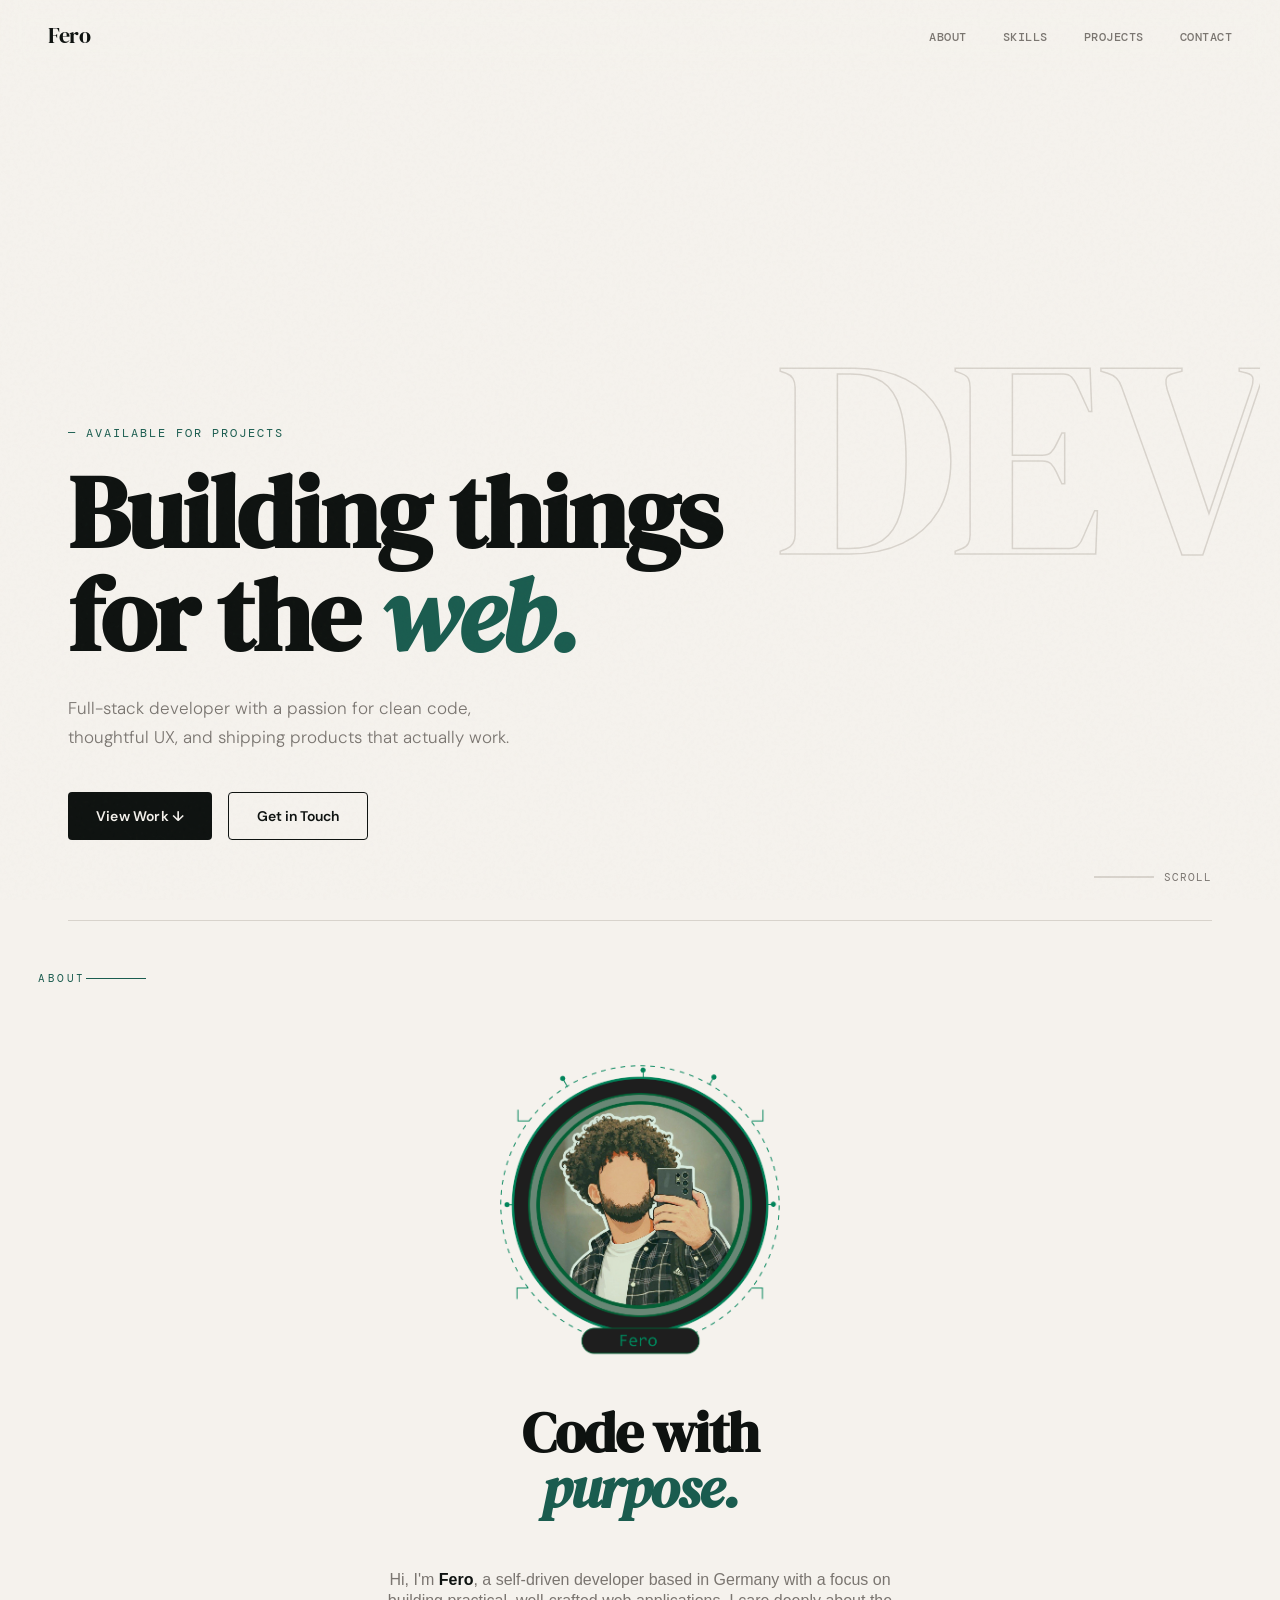
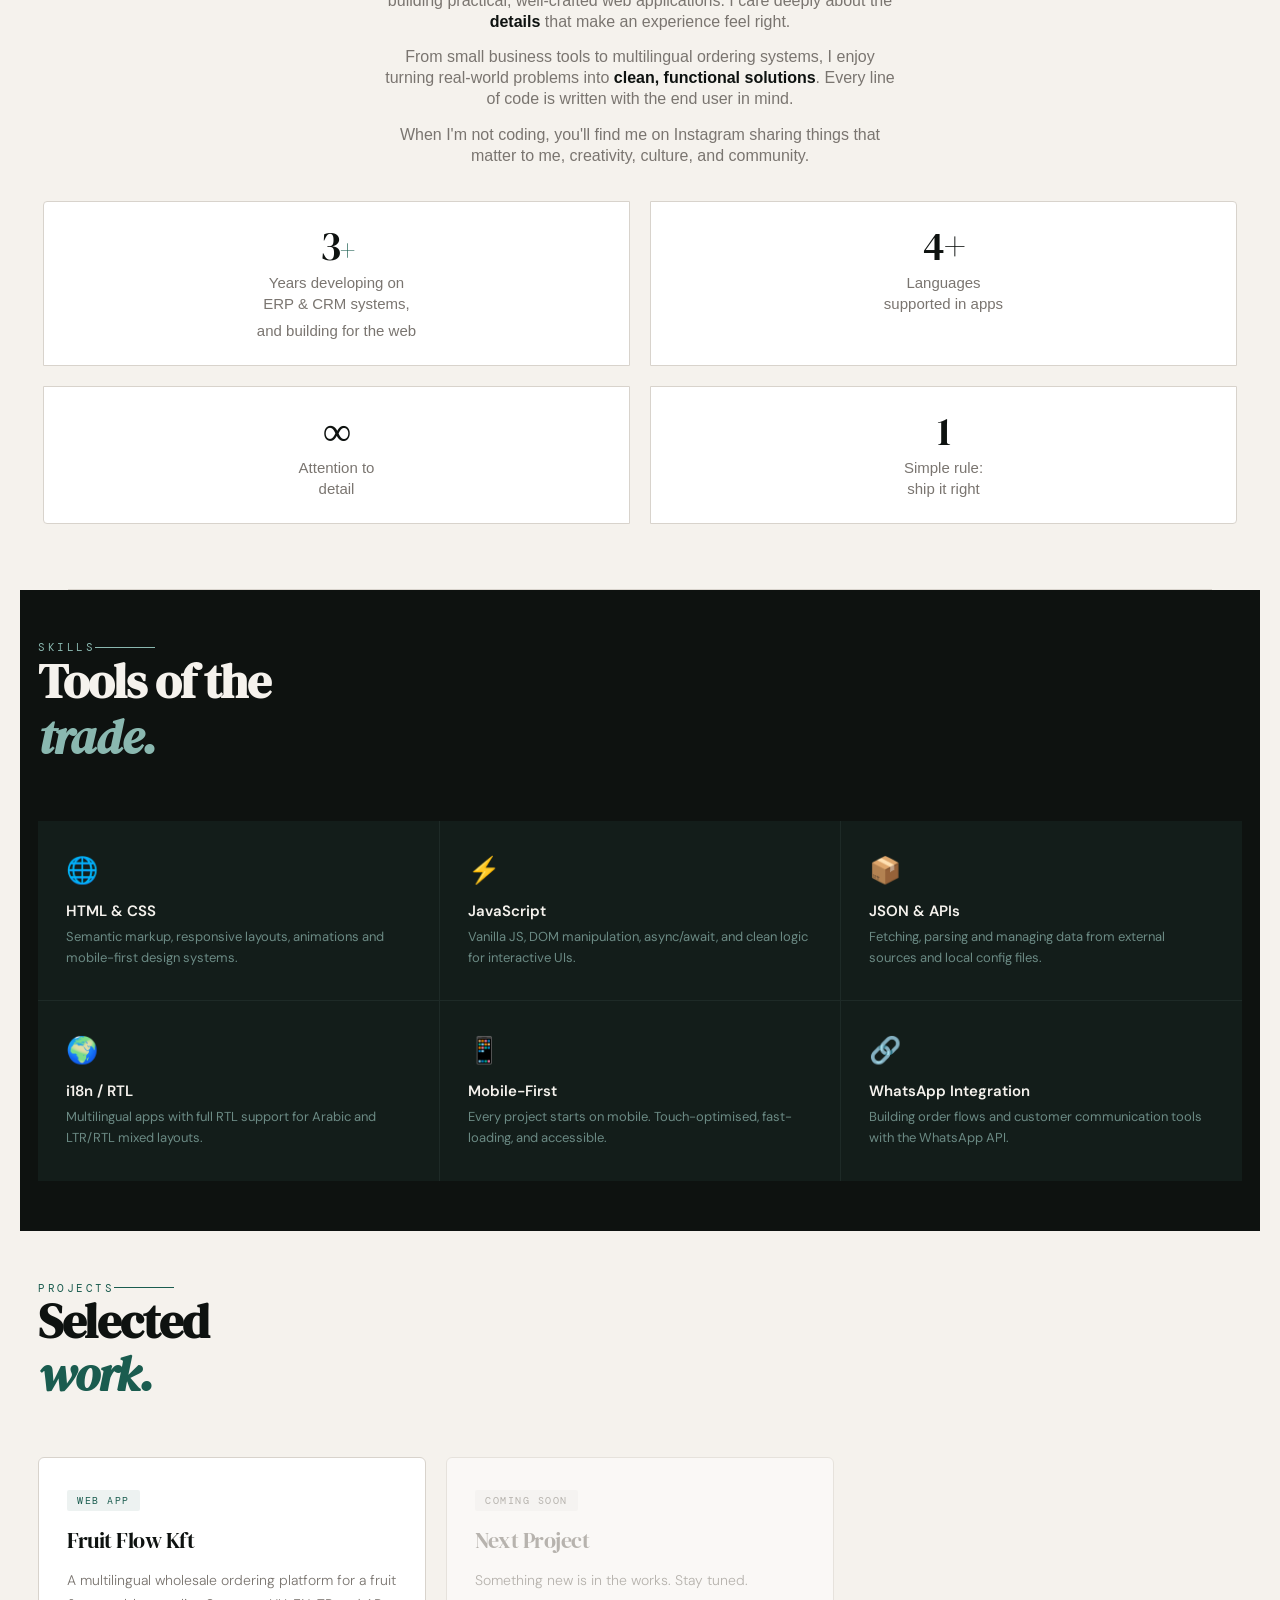
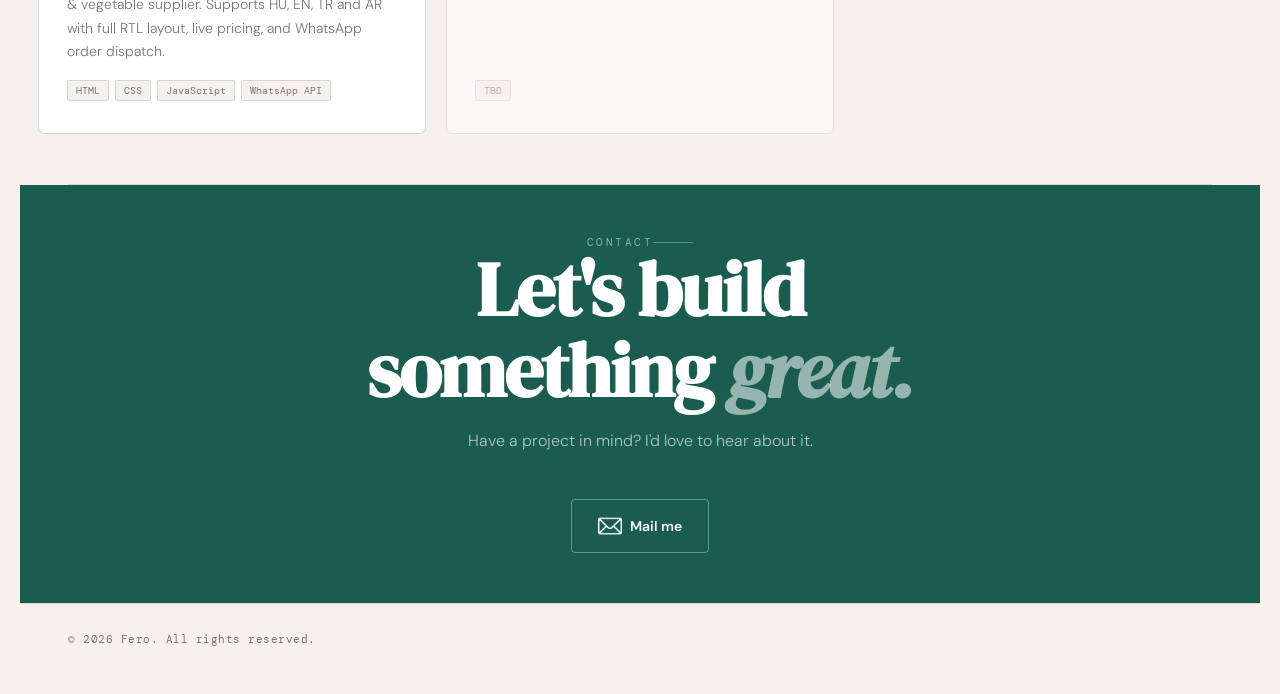
<file: index.html>
<!DOCTYPE html>
<html lang="en">

<head>
  <meta charset="UTF-8" />
  <meta name="viewport" content="width=device-width, initial-scale=1" />

  <link rel="icon" type="image/x-icon" href="favicon.ico">
  
  <title>Fero — Developer</title>
  <link rel="preconnect" href="https://fonts.googleapis.com">
  <link rel="preconnect" href="https://fonts.gstatic.com" crossorigin>
  <link
    href="https://fonts.googleapis.com/css2?family=DM+Serif+Display:ital@0;1&family=DM+Mono:wght@400;500&family=DM+Sans:wght@300;400;500;600&display=swap"
    rel="stylesheet">
  <link rel="stylesheet" href="dev.css"/>

</head>

<body>

  <nav id="mainNav">
    <a href="#" class="nav-logo">Fero</a>


    <!-- Switch -->
    <!-- <label class="switch">
    <input type="checkbox" id="mySwitch">
    <span class="slider"></span>
  </label> -->


    <ul class="nav-links">
      <li><a href="#about">About</a></li>
      <li><a href="#skills">Skills</a></li>
      <li><a href="#projects">Projects</a></li>
      <li><a href="#contact">Contact</a></li>
    </ul>
  </nav>

  <div class="hero" id="hero">
    <div class="hero-bg-text">DEV</div>
    <p class="hero-eyebrow">— Available for projects</p>
    <h1 class="hero-title">
      Building things<br>
      for the <em>web.</em>
    </h1>
    <p class="hero-sub">
      Full-stack developer with a passion for clean code, thoughtful UX, and shipping products that actually work.
    </p>
    <div class="hero-actions">
      <a href="#projects" class="btn-primary">View Work ↓</a>
      <a href="#contact" class="btn-outline">Get in Touch</a>
    </div>
    <div class="hero-scroll">
      <div class="scroll-line"></div>
      Scroll
    </div>
  </div>

  <div class="divider"></div>

  <!-- ── ABOUT ── -->
  <section id="about">
    <p class="section-label reveal">About</p>
    <div class="side-by-side" id="stacked">
      <div class="block stacked">
        <div class="block"> <img class="avatar-reveal" id="imageFrame" src="Frame5.png" alt="Fero Avatar"> </div>
        <div class="block">
          <h2 class="about-heading reveal">Code with<br><em>purpose.</em></h2>
        </div>
      </div>

      <div class="block stacked - about-body" id="stacked">
        <div class="about-me">
          <p>
            Hi, I'm <strong>Fero</strong>, a self-driven developer based in Germany with a focus on building practical,
            well-crafted web applications. I care deeply about the <strong>details</strong> that make an experience feel
            right.
          </p>
          <p>
            From small business tools to multilingual ordering systems, I enjoy turning real-world problems into
            <strong>clean, functional solutions</strong>. Every line of code is written with the end user in mind.
          </p>
          <p>
            When I'm not coding, you'll find me on Instagram sharing things that matter to me, creativity, culture, and
            community.
          </p>
        </div>

      </div>

    </div>
    <div class="block stacked" id="stacked">
      <div class="about-right" style="row-gap: 20px; gap: 20px; display: grid; grid-template-columns: repeat(2, 1fr);">
        <div class="fact">
          <div class="fact-number">3<span>+</span></div>
          <div class="fact-label">Years developing on<br>ERP & CRM systems,</div>
          <div class="fact-label">and building for the web</div>
        </div>
        <div class="fact">
          <div class="fact-number">4+</div>
          <div class="fact-label">Languages<br>supported in apps</div>
        </div>
        <div class="fact">
          <div class="fact-number">∞</div>
          <div class="fact-label">Attention to<br>detail</div>
        </div>
        <div class="fact">
          <div class="fact-number">1</div>
          <div class="fact-label">Simple rule:<br>ship it right</div>
        </div>
      </div>
    </div>
    <!-- <div class="block stacked">Block 3 (Stacked)</div> -->


  </section>

  <div class="divider"></div>

  <!-- ── SKILLS ── -->
  <section id="skills">
    <p class="section-label reveal">Skills</p>
    <h2 class="skills-heading reveal">
      Tools of the<br><em>trade.</em>
    </h2>
    <div class="skills-list reveal">
      <div class="skill-item">
        <span class="skill-icon">🌐</span>
        <div class="skill-name">HTML & CSS</div>
        <div class="skill-desc">Semantic markup, responsive layouts, animations and mobile-first design systems.</div>
      </div>
      <div class="skill-item">
        <span class="skill-icon">⚡</span>
        <div class="skill-name">JavaScript</div>
        <div class="skill-desc">Vanilla JS, DOM manipulation, async/await, and clean logic for interactive UIs.</div>
      </div>
      <div class="skill-item">
        <span class="skill-icon">📦</span>
        <div class="skill-name">JSON & APIs</div>
        <div class="skill-desc">Fetching, parsing and managing data from external sources and local config files.</div>
      </div>
      <div class="skill-item">
        <span class="skill-icon">🌍</span>
        <div class="skill-name">i18n / RTL</div>
        <div class="skill-desc">Multilingual apps with full RTL support for Arabic and LTR/RTL mixed layouts.</div>
      </div>
      <div class="skill-item">
        <span class="skill-icon">📱</span>
        <div class="skill-name">Mobile-First</div>
        <div class="skill-desc">Every project starts on mobile. Touch-optimised, fast-loading, and accessible.</div>
      </div>
      <div class="skill-item">
        <span class="skill-icon">🔗</span>
        <div class="skill-name">WhatsApp Integration</div>
        <div class="skill-desc">Building order flows and customer communication tools with the WhatsApp API.</div>
      </div>
    </div>
  </section>

  <!-- ── PROJECTS ── -->
  <section id="projects">
    <p class="section-label reveal">Projects</p>
    <h2 class="projects-heading reveal">
      Selected<br><em>work.</em>
    </h2>
    <div class="projects-grid">
      <a href="https://www.fruit-flow.com" class="project-card reveal">
        <span class="project-tag">Web App</span>
        <div class="project-name">Fruit Flow Kft</div>
        <p class="project-desc">
          A multilingual wholesale ordering platform for a fruit &amp; vegetable supplier. Supports HU, EN, TR and AR
          with full RTL layout, live pricing, and WhatsApp order dispatch.
        </p>
        <div class="project-stack">
          <span class="stack-tag">HTML</span>
          <span class="stack-tag">CSS</span>
          <span class="stack-tag">JavaScript</span>
          <span class="stack-tag">WhatsApp API</span>
        </div>
      </a>
      <div class="project-card reveal" style="opacity:0.5; cursor:default;">
        <span class="project-tag" style="background:rgba(0,0,0,0.04);color:var(--muted);">Coming Soon</span>
        <div class="project-name" style="color:var(--muted);">Next Project</div>
        <p class="project-desc">Something new is in the works. Stay tuned.</p>
        <div class="project-stack">
          <span class="stack-tag">TBD</span>
        </div>
      </div>
    </div>
  </section>

  <div class="divider"></div>

  <!-- ── CONTACT ── -->
  <section id="contact">
    <p class="section-label reveal">Contact</p>
    <h2 class="contact-heading reveal">
      Let's build<br>something <em>great.</em>
    </h2>
    <p class="contact-sub reveal">Have a project in mind? I'd love to hear about it.</p>
    <div class="contact-links reveal">
      <a href="mailto:fero@dev-me.fruit-flow.com" class="contact-link">
        <img src="mail.png" width="24" height="24" alt="Mail icon">
        Mail me
      </a>
    </div>
  </section>

  <footer>
    <span class="footer-copy">© 2026 Fero. All rights reserved.</span>
  </footer>

  <script>
    const nav = document.getElementById('mainNav');
    window.addEventListener('scroll', () => {
      nav.classList.toggle('scrolled', window.scrollY > 40);
    }, { passive: true });

    const reveals = document.querySelectorAll('.reveal');
    const observer = new IntersectionObserver((entries) => {
      entries.forEach((entry, i) => {
        if (entry.isIntersecting) {
          setTimeout(() => entry.target.classList.add('visible'), i * 80);
          observer.unobserve(entry.target);
        }
      });
    }, { threshold: 0.12 });

    reveals.forEach(el => observer.observe(el));

    /*
      if (window.innerWidth <= 768) {
          document.getElementById("imageFrame").style.width = "100%"; // Change to desktop-optimized image
          refresh();
          // document.getElementsByClassName("avatar-reveal")[0].style.width = "100%";
      } else {
          document.getElementById("imageFrame").style.width = "30%"; // Change to desktop-optimized image
          refresh();
      }
    */
    /*
    window.addEventListener("resize", () => {
      //refresh();
      location.reload();
    });
    */
    function refresh() {
      let isMobile = window.innerWidth < 768;

      window.addEventListener("resize", () => {
        const nowMobile = window.innerWidth < 768;

        if (isMobile !== nowMobile) {
          location.reload();
        }

        isMobile = nowMobile;
      });
    }



    /*
      document.getElementById('mySwitch').addEventListener('change', function() {
        if (this.checked) {
          document.getElementById("stacked").style.backgroundColor = "steelblue"; // Change to mobile-optimized image
        } else {
          document.getElementById("stacked").style.backgroundColor = document.body.style.backgroundColor; // Change to mobile-optimized image
        }
      });
    
    */









    const avatar = document.querySelector('.avatar-reveal');
    avatar.addEventListener('click', (e) => {
      e.stopPropagation();
      avatar.classList.toggle('active');
    });

    document.addEventListener('click', () => {
      avatar.classList.remove('active');
    });






  </script>
</body>

</html>
</file>
<file: dev.css>
:root {
      --ink: #0e1210;
      --paper: #f5f2ed;
      --accent: #1a5c4f;
      --accent2: #c8522a;
      --muted: #7a7570;
      --line: #d8d3cc;
      --card: #ffffff;
    }

    *,
    *::before,
    *::after {
      box-sizing: border-box;
      margin: 0;
      padding: 0;
    }

    html {
      scroll-behavior: smooth;
    }

    body {
      padding: 20px;
      font-family: 'DM Sans', sans-serif;
      background: var(--paper);
      color: var(--ink);
      overflow-x: hidden;
    }

    body::before {
      content: '';
      position: fixed;
      inset: 0;
      background-image: url("data:image/svg+xml,%3Csvg viewBox='0 0 256 256' xmlns='http://www.w3.org/2000/svg'%3E%3Cfilter id='noise'%3E%3CfeTurbulence type='fractalNoise' baseFrequency='0.9' numOctaves='4' stitchTiles='stitch'/%3E%3C/filter%3E%3Crect width='100%25' height='100%25' filter='url(%23noise)' opacity='0.04'/%3E%3C/svg%3E");
      pointer-events: none;
      z-index: 999;
      opacity: 0.5;
    }

    nav {
      position: fixed;
      top: 0;
      left: 0;
      right: 0;
      z-index: 100;
      display: flex;
      align-items: center;
      justify-content: space-between;
      padding: 20px 48px;
      background: rgba(245, 242, 237, 0.85);
      backdrop-filter: blur(12px);
      border-bottom: 1px solid transparent;
      transition: border-color 0.3s;
    }

    nav.scrolled {
      border-bottom-color: var(--line);
    }

    .nav-logo {
      font-family: 'DM Serif Display', serif;
      font-size: 22px;
      color: var(--ink);
      text-decoration: none;
      letter-spacing: -0.5px;
    }

    .nav-logo span {
      color: var(--accent);
    }

    .nav-links {
      display: flex;
      gap: 36px;
      list-style: none;
    }

    .nav-links a {
      font-family: 'DM Mono', monospace;
      font-size: 12px;
      font-weight: 500;
      text-decoration: none;
      color: var(--muted);
      letter-spacing: 0.5px;
      text-transform: uppercase;
      transition: color 0.2s;
    }

    .nav-links a:hover {
      color: var(--ink);
    }

    .hero {
      min-height: 100vh;
      display: flex;
      flex-direction: column;
      justify-content: flex-end;
      padding: 0 48px 80px;
      position: relative;
      overflow: hidden;
    }

    .hero-bg-text {
      position: absolute;
      top: 50%;
      right: -20px;
      transform: translateY(-55%);
      font-family: 'DM Serif Display', serif;
      font-size: clamp(160px, 22vw, 320px);
      color: transparent;
      -webkit-text-stroke: 1.5px var(--line);
      line-height: 1;
      user-select: none;
      pointer-events: none;
      animation: fadeInBg 1.2s ease forwards;
      opacity: 0;
    }

    @keyframes fadeInBg {
      to {
        opacity: 1;
      }
    }

    .hero-eyebrow {
      font-family: 'DM Mono', monospace;
      font-size: 12px;
      color: var(--accent);
      letter-spacing: 2px;
      text-transform: uppercase;
      margin-bottom: 20px;
      opacity: 0;
      animation: slideUp 0.7s 0.2s ease forwards;
    }

    .hero-title {
      font-family: 'DM Serif Display', serif;
      font-size: clamp(52px, 8vw, 108px);
      line-height: 1.0;
      letter-spacing: -2px;
      color: var(--ink);
      max-width: 900px;
      opacity: 0;
      animation: slideUp 0.7s 0.35s ease forwards;
    }

    .hero-title em {
      font-style: italic;
      color: var(--accent);
    }

    .hero-sub {
      margin-top: 28px;
      font-size: 17px;
      font-weight: 300;
      color: var(--muted);
      max-width: 480px;
      line-height: 1.7;
      opacity: 0;
      animation: slideUp 0.7s 0.5s ease forwards;
    }

    .hero-actions {
      margin-top: 40px;
      display: flex;
      gap: 16px;
      flex-wrap: wrap;
      opacity: 0;
      animation: slideUp 0.7s 0.65s ease forwards;
    }

    .btn-primary {
      display: inline-flex;
      align-items: center;
      gap: 8px;
      padding: 14px 28px;
      background: var(--ink);
      color: var(--paper);
      text-decoration: none;
      font-weight: 600;
      font-size: 14px;
      border-radius: 4px;
      transition: background 0.2s, transform 0.15s;
      letter-spacing: 0.2px;
    }

    .btn-primary:hover {
      background: var(--accent);
      transform: translateY(-1px);
    }

    .btn-outline {
      display: inline-flex;
      align-items: center;
      gap: 8px;
      padding: 14px 28px;
      border: 1.5px solid var(--ink);
      color: var(--ink);
      text-decoration: none;
      font-weight: 600;
      font-size: 14px;
      border-radius: 4px;
      transition: border-color 0.2s, color 0.2s, transform 0.15s;
    }

    .btn-outline:hover {
      border-color: var(--accent);
      color: var(--accent);
      transform: translateY(-1px);
    }

    .hero-scroll {
      position: absolute;
      bottom: 36px;
      right: 48px;
      display: flex;
      align-items: center;
      gap: 10px;
      font-family: 'DM Mono', monospace;
      font-size: 11px;
      color: var(--muted);
      letter-spacing: 1px;
      text-transform: uppercase;
      opacity: 0;
      animation: fadeIn 1s 1.2s ease forwards;
    }

    .scroll-line {
      width: 60px;
      height: 2px;
      background: var(--line);
      position: relative;
      overflow: hidden;
    }

    .scroll-line::after {
      content: '';
      position: absolute;
      top: 0;
      left: -100%;
      width: 100%;
      height: 100%;
      background: var(--accent);
      animation: lineScroll 2s 1.5s ease-in-out infinite;
    }

    @keyframes lineScroll {
      to {
        left: 100%;
      }
    }

    @keyframes slideUp {
      from {
        opacity: 0;
        transform: translateY(24px);
      }

      to {
        opacity: 1;
        transform: translateY(0);
      }
    }

    @keyframes fadeIn {
      to {
        opacity: 1;
      }
    }

    .divider {
      height: 1px;
      background: var(--line);
      margin: 0 48px;
    }

    section {
      padding: 50px 18px;
    }

    .section-label {
      font-family: 'DM Mono', monospace;
      font-size: 11px;
      color: var(--accent);
      letter-spacing: 2.5px;
      text-transform: uppercase;
      /* margin-bottom: 24px; */
      display: flex;
      align-items: center;
      /* gap: 5px; */
    }

    .section-label::after {
      content: '';
      flex: 1;
      max-width: 60px;
      height: 1px;
      background: var(--accent);
    }

    /* ── ABOUT ── */
    .about-grid {
      display: grid;
      grid-template-columns: 1fr 1fr;
      gap: 40px;
      align-items: start;
    }

    .about-heading {
      font-family: 'DM Serif Display', serif;
      font-size: clamp(36px, 5vw, 56px);
      line-height: 1;
      letter-spacing: -1.5px;
      color: var(--ink);
      margin-bottom: 28px;
    }

    .about-heading em {
      font-style: italic;
      color: var(--accent);
    }

    .about-body p {
      font-size: 16px;
      font-weight: 300;
      color: var(--muted);
      line-height: 1.3;
      margin-bottom: 15px;
    }

    .about-body p strong {
      color: var(--ink);
      font-weight: 600;
    }

    @media (max-width: 768px) {
      .about-right {
        grid-template-columns: 1fr !important;
      }





      
      section:has(.avatar-reveal.active)::before {
        content: '';
        position: fixed;
        inset: 0;
        background: rgba(0, 0, 0, 0.2);
        backdrop-filter: blur(5px);
        z-index: 5;
        pointer-events: none;
      }
      .avatar-reveal.active {
        transform: scale(2);
        z-index: 10;
      }

    }


    .fact-grid {
      display: grid;
      grid-template-columns: 1fr 1fr;
      gap: 2px;
    }

    .fact {
      padding: 24px;
      background: var(--card);
      border: 1px solid var(--line);
    }

    .fact:first-child {
      border-radius: 4px 0 0 0;
    }

    .fact:nth-child(2) {
      border-radius: 0 4px 0 0;
    }

    .fact:nth-child(3) {
      border-radius: 0 0 0 4px;
    }

    .fact:last-child {
      border-radius: 0 0 4px 0;
    }

    .fact-number {
      font-family: 'DM Serif Display', serif;
      font-size: 40px;
      color: var(--ink);
      line-height: 1;
      letter-spacing: -1px;
    }

    .fact-number span {
      color: var(--accent);
      font-size: 28px;
    }

    .fact-label {
      font-size: 15px;
      color: var(--muted);
      margin-top: 6px;
      font-weight: 400;
      line-height: 1.4;
    }

    /* ── SKILLS ── */
    #skills {
      background: var(--ink);
    }

    #skills .section-label {
      color: #8ab8b0;
    }

    #skills .section-label::after {
      background: #8ab8b0;
    }

    .skills-heading {
      font-family: 'DM Serif Display', serif;
      font-size: clamp(32px, 4vw, 48px);
      color: var(--paper);
      letter-spacing: -1px;
      margin-bottom: 56px;
      line-height: 1.15;
    }

    .skills-heading em {
      color: #8ab8b0;
      font-style: italic;
    }

    .skills-list {
      display: grid;
      grid-template-columns: repeat(3, 1fr);
      gap: 1px;
      background: #1e2a27;
    }

    .skill-item {
      padding: 32px 28px;
      background: #131d1a;
      transition: background 0.2s;
      position: relative;
      overflow: hidden;
    }

    .skill-item::before {
      content: '';
      position: absolute;
      top: 0;
      left: 0;
      width: 3px;
      height: 0;
      background: var(--accent);
      transition: height 0.3s ease;
    }

    .skill-item:hover {
      background: #1a2925;
    }

    .skill-item:hover::before {
      height: 100%;
    }

    .skill-icon {
      font-size: 26px;
      margin-bottom: 14px;
      display: block;
    }

    .skill-name {
      font-weight: 600;
      font-size: 15px;
      color: var(--paper);
      margin-bottom: 6px;
    }

    .skill-desc {
      font-size: 13px;
      color: #6b8a84;
      line-height: 1.6;
    }

    /* ── PROJECTS ── */
    .projects-heading {
      font-family: 'DM Serif Display', serif;
      font-size: clamp(32px, 4vw, 48px);
      letter-spacing: -1px;
      color: var(--ink);
      margin-bottom: 56px;
      line-height: 1.1;
    }

    .projects-heading em {
      font-style: italic;
      color: var(--accent);
    }

    .projects-grid {
      display: grid;
      grid-template-columns: repeat(3, 1fr);
      gap: 20px;
    }

    .project-card {
      background: var(--card);
      border: 1px solid var(--line);
      border-radius: 6px;
      padding: 32px 28px;
      text-decoration: none;
      color: var(--ink);
      display: flex;
      flex-direction: column;
      gap: 16px;
      transition: transform 0.2s, box-shadow 0.2s, border-color 0.2s;
      position: relative;
      overflow: hidden;
    }

    .project-card::after {
      content: '↗';
      position: absolute;
      top: 24px;
      right: 24px;
      font-size: 18px;
      color: var(--muted);
      opacity: 0;
      transform: translate(-4px, 4px);
      transition: opacity 0.2s, transform 0.2s;
    }

    .project-card:hover {
      transform: translateY(-4px);
      box-shadow: 0 16px 40px rgba(0, 0, 0, 0.08);
      border-color: var(--accent);
    }

    .project-card:hover::after {
      opacity: 1;
      transform: translate(0, 0);
    }

    .project-tag {
      font-family: 'DM Mono', monospace;
      font-size: 10px;
      letter-spacing: 1.5px;
      text-transform: uppercase;
      color: var(--accent);
      background: rgba(26, 92, 79, 0.08);
      padding: 4px 10px;
      border-radius: 2px;
      display: inline-block;
      width: fit-content;
    }

    .project-name {
      font-family: 'DM Serif Display', serif;
      font-size: 22px;
      letter-spacing: -0.5px;
      color: var(--ink);
      line-height: 1.2;
    }

    .project-desc {
      font-size: 14px;
      color: var(--muted);
      line-height: 1.7;
      font-weight: 300;
    }

    .project-stack {
      display: flex;
      flex-wrap: wrap;
      gap: 6px;
      margin-top: auto;
    }

    .stack-tag {
      font-family: 'DM Mono', monospace;
      font-size: 10px;
      padding: 3px 8px;
      background: var(--paper);
      border: 1px solid var(--line);
      border-radius: 2px;
      color: var(--muted);
    }

    /* ── CONTACT ── */
    #contact {
      background: var(--accent);
      text-align: center;
    }

    #contact .section-label {
      color: rgba(255, 255, 255, 0.5);
      justify-content: center;
    }

    #contact .section-label::after {
      background: rgba(255, 255, 255, 0.3);
      max-width: 40px;
    }

    .contact-heading {
      font-family: 'DM Serif Display', serif;
      font-size: clamp(40px, 6vw, 80px);
      color: #fff;
      letter-spacing: -2px;
      line-height: 1.05;
      margin-bottom: 20px;
    }

    .contact-heading em {
      font-style: italic;
      color: rgba(255, 255, 255, 0.55);
    }

    .contact-sub {
      font-size: 16px;
      color: rgba(255, 255, 255, 0.65);
      margin-bottom: 48px;
      font-weight: 300;
    }

    .contact-links {
      display: flex;
      justify-content: center;
      gap: 16px;
      flex-wrap: wrap;
    }

    .contact-link {
      display: inline-flex;
      align-items: center;
      gap: 8px;
      padding: 14px 26px;
      border: 1.5px solid rgba(255, 255, 255, 0.35);
      color: #fff;
      text-decoration: none;
      font-weight: 600;
      font-size: 14px;
      border-radius: 4px;
      transition: background 0.2s, border-color 0.2s, transform 0.15s;
    }

    .contact-link:hover {
      background: rgba(255, 255, 255, 0.15);
      border-color: rgba(255, 255, 255, 0.7);
      transform: translateY(-2px);
    }

    .contact-link.primary-link {
      background: #fff;
      color: var(--accent);
      border-color: #fff;
    }

    .contact-link.primary-link:hover {
      background: var(--paper);
    }

    footer {
      padding: 28px 48px;
      display: flex;
      align-items: center;
      justify-content: space-between;
      border-top: 1px solid var(--line);
    }

    .footer-copy {
      font-family: 'DM Mono', monospace;
      font-size: 11px;
      color: var(--muted);
      letter-spacing: 0.5px;
    }

    .footer-made {
      font-size: 12px;
      color: var(--muted);
    }

    .footer-made a {
      color: var(--accent);
      text-decoration: none;
      font-weight: 600;
    }

    .reveal {
      opacity: 0;
      transform: translateY(30px);
      transition: opacity 0.7s ease, transform 0.7s ease;
    }

    .reveal.visible {
      opacity: 1;
      transform: translateY(0);
    }

    @media (max-width: 900px) {
      nav {
        padding: 18px 24px;
      }

      .nav-links {
        display: none;
      }

      .hero {
        padding: 0 24px 64px;
      }

      section {
        padding: 72px 24px;
      }

      .divider {
        margin: 0 24px;
      }

      .about-grid {
        grid-template-columns: 1fr;
        gap: 20px;
      }

      .skills-list {
        grid-template-columns: repeat(2, 1fr);
      }

      .projects-grid {
        grid-template-columns: 1fr;
      }

      footer {
        padding: 24px;
        flex-direction: column;
        gap: 8px;
        text-align: center;
      }

      .hero-scroll {
        right: 24px;
      }

      .hero-bg-text {
        font-size: 120px;
      }
    }

    @media (max-width: 540px) {
      .skills-list {
        grid-template-columns: 1fr;
      }

      .fact-grid {
        grid-template-columns: 1fr 1fr;
      }
    }





    .about-me {
      max-width: 32em;
      margin: 0 auto;
      text-align: center;
      line-height: 1.6;
    }



    
    .avatar-reveal {
      display: block;
      width: 100%;
      max-width: 320px;
      height: auto;
      margin: 0 auto;
      transition: transform 0.3s ease;
      position: relative;
    }

    @media (min-width: 768px) {
      .avatar-reveal {
        max-width: 380px;
      }

      section:has(.avatar-reveal:hover)::before {
        content: '';
        position: fixed;
        inset: 0;
        background: rgba(0, 0, 0, 0.2);
        backdrop-filter: blur(5px);
        z-index: 5;
        pointer-events: none;
      }

      .avatar-reveal:hover {
        transform: scale(1.8);
        z-index: 10;
      }
    }
















    /* General styling for all blocks */
    .block {
      padding: 5px;
      font-family: Arial, sans-serif;
      text-align: center;
      border-radius: 5px;
    }

    /* Stacked blocks (default block behavior) */
    .stacked {
      /* background-color: steelblue; */
      margin: 10px 0;
      /* space between stacked blocks */
    }

    /* Container for side-by-side blocks */
    .side-by-side {
      display: flexbox;
      /* Arrange children in a row */
      gap: 10px;
      /* Space between blocks */
      margin-top: 20px;
      /* Space above the row */
    }




    /*-------------------------------------------------------------- switch -------------------------------------------------------------*/
    /* The switch - the box around the slider */
    .switch {
      position: relative;
      display: inline-block;
      width: 60px;
      height: 34px;
    }

    /* Hide the default checkbox */
    .switch input {
      opacity: 0;
      width: 0;
      height: 0;
    }

    /* Slider background */
    .slider {
      position: absolute;
      cursor: pointer;
      top: 0;
      left: 0;
      right: 0;
      bottom: 0;
      background-color: #ccc;
      transition: 0.4s;
      border-radius: 34px;
    }

    /* Slider knob */
    .slider:before {
      position: absolute;
      content: "";
      height: 26px;
      width: 26px;
      left: 4px;
      bottom: 4px;
      background-color: white;
      transition: 0.4s;
      border-radius: 50%;
    }

    /* Checked state */
    input:checked+.slider {
      background-color: #4CAF50;
    }

    input:checked+.slider:before {
      transform: translateX(26px);
    }

    /* Optional: focus outline for accessibility */
    input:focus+.slider {
      box-shadow: 0 0 2px #4CAF50;
    }

    /* -------------------------------------------------------------- switch ------------------------------------------------------------- */
</file>
